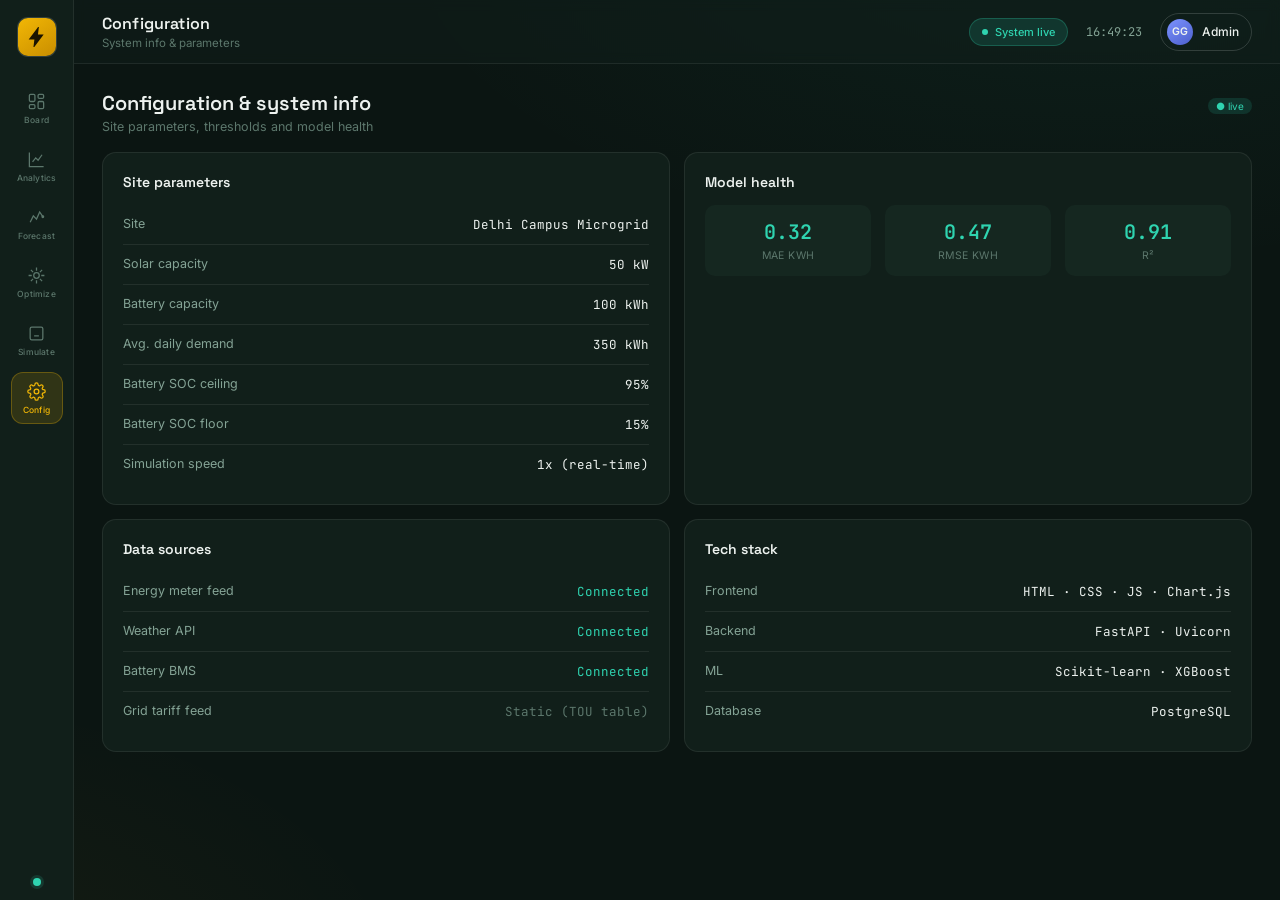
<file: frontend/pages/config.html>
<!DOCTYPE html>
<html lang="en">
<head>
<meta charset="UTF-8" />
<meta name="viewport" content="width=device-width, initial-scale=1.0" />
<title>GreenGrid AI — Configuration</title>
<link rel="preconnect" href="https://fonts.googleapis.com">
<link href="https://fonts.googleapis.com/css2?family=Space+Grotesk:wght@400;500;600;700&family=Inter:wght@400;500;600&family=JetBrains+Mono:wght@400;500;600&display=swap" rel="stylesheet">
<link rel="stylesheet" href="../css/common.css">
<link rel="stylesheet" href="../css/config.css">
</head>
<body data-page="config">
<div class="shell">
  <nav class="sidebar">
    <a class="brand" href="../index.html">
      <svg viewBox="0 0 24 24" fill="none" stroke="#1A1300" stroke-width="2"><path d="M13 2 4 14h6l-1 8 9-12h-6l1-8z" fill="#1A1300"/></svg>
    </a>
    <div class="nav-list">
      <a class="nav-btn" data-page="dashboard" href="../index.html">
        <svg viewBox="0 0 24 24"><rect x="3" y="3" width="7" height="9" rx="1.5"/><rect x="14" y="3" width="7" height="5" rx="1.5"/><rect x="14" y="12" width="7" height="9" rx="1.5"/><rect x="3" y="16" width="7" height="5" rx="1.5"/></svg>
        <span class="lbl">Board</span>
      </a>
      <a class="nav-btn" data-page="analytics" href="analytics.html">
        <svg viewBox="0 0 24 24"><path d="M3 3v18h18"/><path d="M7 15l4-5 3 3 5-7"/></svg>
        <span class="lbl">Analytics</span>
      </a>
      <a class="nav-btn" data-page="forecast" href="forecast.html">
        <svg viewBox="0 0 24 24"><path d="M4 18l4-8 4 4 4-9 4 6"/><circle cx="20" cy="11" r="1"/></svg>
        <span class="lbl">Forecast</span>
      </a>
      <a class="nav-btn" data-page="optimization" href="optimization.html">
        <svg viewBox="0 0 24 24"><path d="M12 2v4M12 18v4M4.9 4.9l2.8 2.8M16.3 16.3l2.8 2.8M2 12h4M18 12h4M4.9 19.1l2.8-2.8M16.3 7.7l2.8-2.8"/><circle cx="12" cy="12" r="3.5"/></svg>
        <span class="lbl">Optimize</span>
      </a>
      <a class="nav-btn" data-page="simulator" href="simulator.html">
        <svg viewBox="0 0 24 24"><rect x="4" y="4" width="16" height="16" rx="2"/><path d="M9 9h.01M15 9h.01M9 15h6"/></svg>
        <span class="lbl">Simulate</span>
      </a>
      <a class="nav-btn" data-page="config" href="config.html">
        <svg viewBox="0 0 24 24"><circle cx="12" cy="12" r="3"/><path d="M19.4 15a1.65 1.65 0 0 0 .33 1.82l.06.06a2 2 0 1 1-2.83 2.83l-.06-.06a1.65 1.65 0 0 0-1.82-.33 1.65 1.65 0 0 0-1 1.51V21a2 2 0 0 1-4 0v-.09A1.65 1.65 0 0 0 9 19.4a1.65 1.65 0 0 0-1.82.33l-.06.06a2 2 0 1 1-2.83-2.83l.06-.06A1.65 1.65 0 0 0 4.68 15a1.65 1.65 0 0 0-1.51-1H3a2 2 0 0 1 0-4h.09A1.65 1.65 0 0 0 4.6 9a1.65 1.65 0 0 0-.33-1.82l-.06-.06a2 2 0 1 1 2.83-2.83l.06.06A1.65 1.65 0 0 0 9 4.6a1.65 1.65 0 0 0 1-1.51V3a2 2 0 0 1 4 0v.09a1.65 1.65 0 0 0 1 1.51 1.65 1.65 0 0 0 1.82-.33l.06-.06a2 2 0 1 1 2.83 2.83l-.06.06A1.65 1.65 0 0 0 19.4 9c.14.36.44.63.8.72 0 0 .04 0 .06 0H21a2 2 0 0 1 0 4h-.09a1.65 1.65 0 0 0-1.51 1z"/></svg>
        <span class="lbl">Config</span>
      </a>
    </div>
    <div class="nav-foot"><div class="pulse-dot" title="System live"></div></div>
  </nav>

  <div class="main">
    <div class="topbar">
      <div class="topbar-left">
        <h1 class="display">Configuration</h1>
        <p>System info & parameters</p>
      </div>
      <div class="topbar-right">
        <div class="status-pill"><span class="dot"></span> System live</div>
        <div class="clock mono" id="clock">--:--:--</div>
        <div class="admin-chip"><div class="av">GG</div><span>Admin</span></div>
      </div>
    </div>

    <div class="content scroll-hide">
      <div class="section-head">
        <div>
          <h2>Configuration & system info</h2>
          <p>Site parameters, thresholds and model health</p>
        </div>
        <span class="badge-live">● live</span>
      </div>

      <div class="config-grid">
        <div class="panel">
          <h3>Site parameters</h3>
          <div class="config-row"><span>Site</span><span>Delhi Campus Microgrid</span></div>
          <div class="config-row"><span>Solar capacity</span><span>50 kW</span></div>
          <div class="config-row"><span>Battery capacity</span><span>100 kWh</span></div>
          <div class="config-row"><span>Avg. daily demand</span><span>350 kWh</span></div>
          <div class="config-row"><span>Battery SOC ceiling</span><span>95%</span></div>
          <div class="config-row"><span>Battery SOC floor</span><span>15%</span></div>
          <div class="config-row"><span>Simulation speed</span><span>1x (real-time)</span></div>
        </div>
        <div class="panel">
          <h3>Model health</h3>
          <div class="card-grid" style="grid-template-columns:repeat(3,1fr); margin-bottom:0;">
            <div class="health-metric"><div class="hv">0.32</div><div class="hl">MAE kWh</div></div>
            <div class="health-metric"><div class="hv">0.47</div><div class="hl">RMSE kWh</div></div>
            <div class="health-metric"><div class="hv">0.91</div><div class="hl">R²</div></div>
          </div>
        </div>
        <div class="panel">
          <h3>Data sources</h3>
          <div class="config-row"><span>Energy meter feed</span><span style="color:var(--battery)">Connected</span></div>
          <div class="config-row"><span>Weather API</span><span style="color:var(--battery)">Connected</span></div>
          <div class="config-row"><span>Battery BMS</span><span style="color:var(--battery)">Connected</span></div>
          <div class="config-row"><span>Grid tariff feed</span><span style="color:var(--muted-2)">Static (TOU table)</span></div>
        </div>
        <div class="panel">
          <h3>Tech stack</h3>
          <div class="config-row"><span>Frontend</span><span>HTML · CSS · JS · Chart.js</span></div>
          <div class="config-row"><span>Backend</span><span>FastAPI · Uvicorn</span></div>
          <div class="config-row"><span>ML</span><span>Scikit-learn · XGBoost</span></div>
          <div class="config-row"><span>Database</span><span>PostgreSQL</span></div>
        </div>
      </div>
    </div>
  </div>
</div>

<script src="../js/common.js"></script>
<script src="../js/config.js"></script>
</body>
</html>
</file>
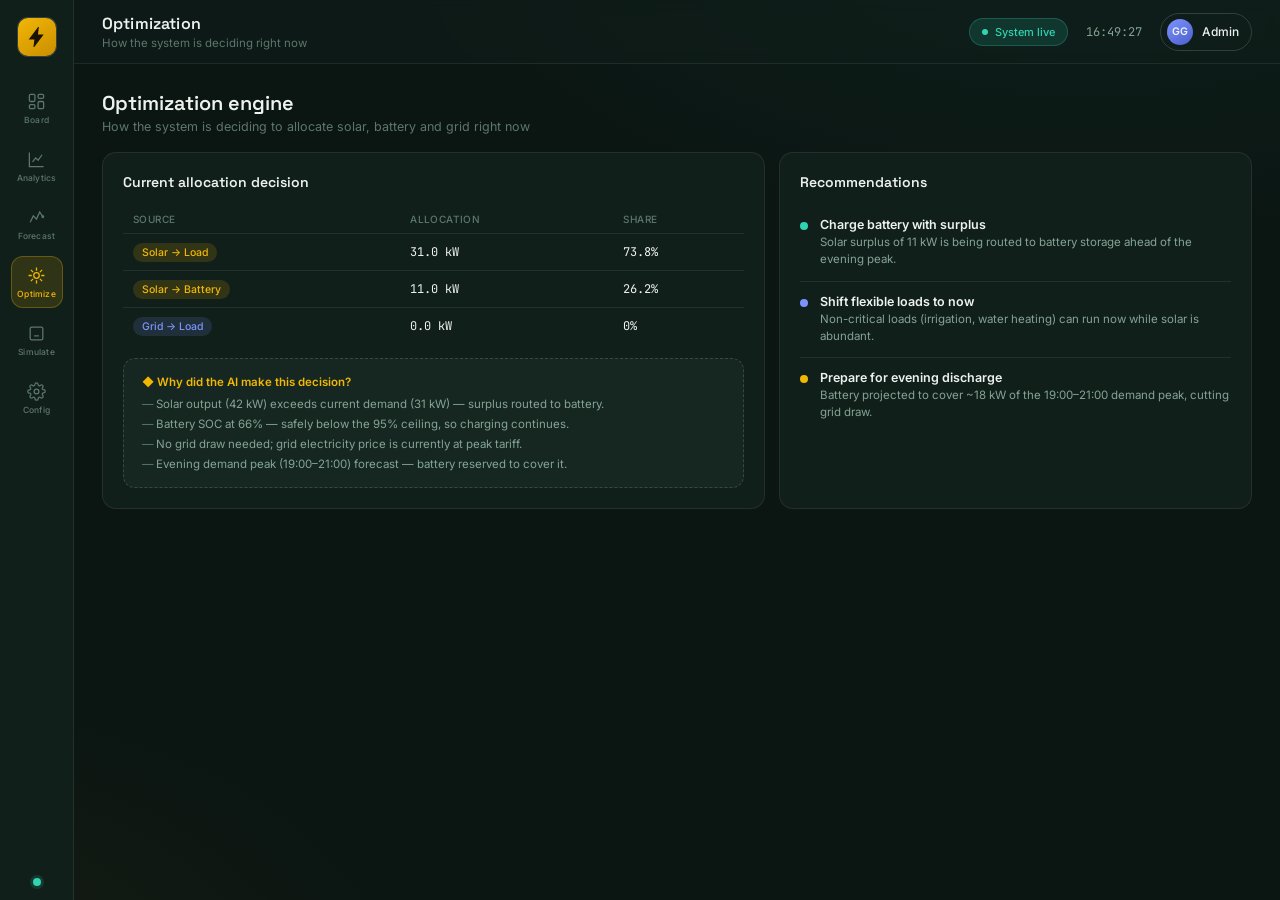
<file: frontend/pages/optimization.html>
<!DOCTYPE html>
<html lang="en">
<head>
<meta charset="UTF-8" />
<meta name="viewport" content="width=device-width, initial-scale=1.0" />
<title>GreenGrid AI — Optimization</title>
<link rel="preconnect" href="https://fonts.googleapis.com">
<link href="https://fonts.googleapis.com/css2?family=Space+Grotesk:wght@400;500;600;700&family=Inter:wght@400;500;600&family=JetBrains+Mono:wght@400;500;600&display=swap" rel="stylesheet">
<link rel="stylesheet" href="../css/common.css">
<link rel="stylesheet" href="../css/optimization.css">
</head>
<body data-page="optimization">
<div class="shell">
  <nav class="sidebar">
    <a class="brand" href="../index.html">
      <svg viewBox="0 0 24 24" fill="none" stroke="#1A1300" stroke-width="2"><path d="M13 2 4 14h6l-1 8 9-12h-6l1-8z" fill="#1A1300"/></svg>
    </a>
    <div class="nav-list">
      <a class="nav-btn" data-page="dashboard" href="../index.html">
        <svg viewBox="0 0 24 24"><rect x="3" y="3" width="7" height="9" rx="1.5"/><rect x="14" y="3" width="7" height="5" rx="1.5"/><rect x="14" y="12" width="7" height="9" rx="1.5"/><rect x="3" y="16" width="7" height="5" rx="1.5"/></svg>
        <span class="lbl">Board</span>
      </a>
      <a class="nav-btn" data-page="analytics" href="analytics.html">
        <svg viewBox="0 0 24 24"><path d="M3 3v18h18"/><path d="M7 15l4-5 3 3 5-7"/></svg>
        <span class="lbl">Analytics</span>
      </a>
      <a class="nav-btn" data-page="forecast" href="forecast.html">
        <svg viewBox="0 0 24 24"><path d="M4 18l4-8 4 4 4-9 4 6"/><circle cx="20" cy="11" r="1"/></svg>
        <span class="lbl">Forecast</span>
      </a>
      <a class="nav-btn" data-page="optimization" href="optimization.html">
        <svg viewBox="0 0 24 24"><path d="M12 2v4M12 18v4M4.9 4.9l2.8 2.8M16.3 16.3l2.8 2.8M2 12h4M18 12h4M4.9 19.1l2.8-2.8M16.3 7.7l2.8-2.8"/><circle cx="12" cy="12" r="3.5"/></svg>
        <span class="lbl">Optimize</span>
      </a>
      <a class="nav-btn" data-page="simulator" href="simulator.html">
        <svg viewBox="0 0 24 24"><rect x="4" y="4" width="16" height="16" rx="2"/><path d="M9 9h.01M15 9h.01M9 15h6"/></svg>
        <span class="lbl">Simulate</span>
      </a>
      <a class="nav-btn" data-page="config" href="config.html">
        <svg viewBox="0 0 24 24"><circle cx="12" cy="12" r="3"/><path d="M19.4 15a1.65 1.65 0 0 0 .33 1.82l.06.06a2 2 0 1 1-2.83 2.83l-.06-.06a1.65 1.65 0 0 0-1.82-.33 1.65 1.65 0 0 0-1 1.51V21a2 2 0 0 1-4 0v-.09A1.65 1.65 0 0 0 9 19.4a1.65 1.65 0 0 0-1.82.33l-.06.06a2 2 0 1 1-2.83-2.83l.06-.06A1.65 1.65 0 0 0 4.68 15a1.65 1.65 0 0 0-1.51-1H3a2 2 0 0 1 0-4h.09A1.65 1.65 0 0 0 4.6 9a1.65 1.65 0 0 0-.33-1.82l-.06-.06a2 2 0 1 1 2.83-2.83l.06.06A1.65 1.65 0 0 0 9 4.6a1.65 1.65 0 0 0 1-1.51V3a2 2 0 0 1 4 0v.09a1.65 1.65 0 0 0 1 1.51 1.65 1.65 0 0 0 1.82-.33l.06-.06a2 2 0 1 1 2.83 2.83l-.06.06A1.65 1.65 0 0 0 19.4 9c.14.36.44.63.8.72 0 0 .04 0 .06 0H21a2 2 0 0 1 0 4h-.09a1.65 1.65 0 0 0-1.51 1z"/></svg>
        <span class="lbl">Config</span>
      </a>
    </div>
    <div class="nav-foot"><div class="pulse-dot" title="System live"></div></div>
  </nav>

  <div class="main">
    <div class="topbar">
      <div class="topbar-left">
        <h1 class="display">Optimization</h1>
        <p>How the system is deciding right now</p>
      </div>
      <div class="topbar-right">
        <div class="status-pill"><span class="dot"></span> System live</div>
        <div class="clock mono" id="clock">--:--:--</div>
        <div class="admin-chip"><div class="av">GG</div><span>Admin</span></div>
      </div>
    </div>

    <div class="content scroll-hide">
      <div class="section-head">
        <div>
          <h2>Optimization engine</h2>
          <p>How the system is deciding to allocate solar, battery and grid right now</p>
        </div>
      </div>

      <div class="two-col">
        <div class="panel">
          <h3>Current allocation decision</h3>
          <table class="data-table">
            <thead><tr><th>Source</th><th>Allocation</th><th>Share</th></tr></thead>
            <tbody>
              <tr><td><span class="tag solar">Solar → Load</span></td><td>31.0 kW</td><td>73.8%</td></tr>
              <tr><td><span class="tag solar">Solar → Battery</span></td><td>11.0 kW</td><td>26.2%</td></tr>
              <tr><td><span class="tag grid">Grid → Load</span></td><td>0.0 kW</td><td>0%</td></tr>
            </tbody>
          </table>
          <div class="why-panel">
            <div class="wh-title">◆ Why did the AI make this decision?</div>
            <ul class="why-list">
              <li>Solar output (42 kW) exceeds current demand (31 kW) — surplus routed to battery.</li>
              <li>Battery SOC at 66% — safely below the 95% ceiling, so charging continues.</li>
              <li>No grid draw needed; grid electricity price is currently at peak tariff.</li>
              <li>Evening demand peak (19:00–21:00) forecast — battery reserved to cover it.</li>
            </ul>
          </div>
        </div>
        <div class="panel">
          <h3>Recommendations</h3>
          <div class="reco-item ok">
            <div class="reco-dot"></div>
            <div class="reco-text"><b>Charge battery with surplus</b><p>Solar surplus of 11 kW is being routed to battery storage ahead of the evening peak.</p></div>
          </div>
          <div class="reco-item info">
            <div class="reco-dot"></div>
            <div class="reco-text"><b>Shift flexible loads to now</b><p>Non-critical loads (irrigation, water heating) can run now while solar is abundant.</p></div>
          </div>
          <div class="reco-item warn">
            <div class="reco-dot"></div>
            <div class="reco-text"><b>Prepare for evening discharge</b><p>Battery projected to cover ~18 kW of the 19:00–21:00 demand peak, cutting grid draw.</p></div>
          </div>
        </div>
      </div>
    </div>
  </div>
</div>

<script src="../js/common.js"></script>
<script src="../js/optimization.js"></script>
</body>
</html>
</file>
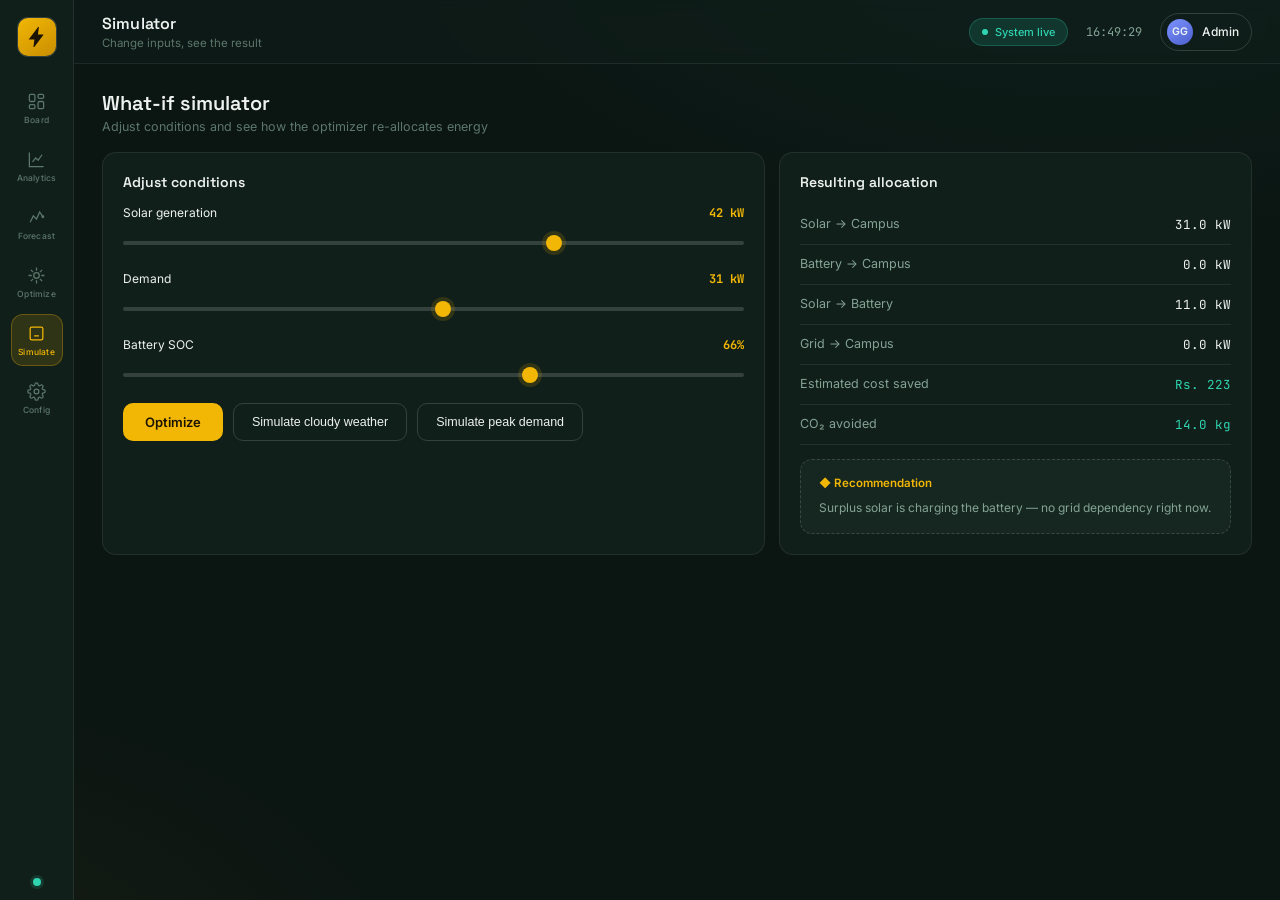
<file: frontend/pages/simulator.html>
<!DOCTYPE html>
<html lang="en">
<head>
<meta charset="UTF-8" />
<meta name="viewport" content="width=device-width, initial-scale=1.0" />
<title>GreenGrid AI — Simulator</title>
<link rel="preconnect" href="https://fonts.googleapis.com">
<link href="https://fonts.googleapis.com/css2?family=Space+Grotesk:wght@400;500;600;700&family=Inter:wght@400;500;600&family=JetBrains+Mono:wght@400;500;600&display=swap" rel="stylesheet">
<link rel="stylesheet" href="../css/common.css">
<link rel="stylesheet" href="../css/simulator.css">
</head>
<body data-page="simulator">
<div class="shell">
  <nav class="sidebar">
    <a class="brand" href="../index.html">
      <svg viewBox="0 0 24 24" fill="none" stroke="#1A1300" stroke-width="2"><path d="M13 2 4 14h6l-1 8 9-12h-6l1-8z" fill="#1A1300"/></svg>
    </a>
    <div class="nav-list">
      <a class="nav-btn" data-page="dashboard" href="../index.html">
        <svg viewBox="0 0 24 24"><rect x="3" y="3" width="7" height="9" rx="1.5"/><rect x="14" y="3" width="7" height="5" rx="1.5"/><rect x="14" y="12" width="7" height="9" rx="1.5"/><rect x="3" y="16" width="7" height="5" rx="1.5"/></svg>
        <span class="lbl">Board</span>
      </a>
      <a class="nav-btn" data-page="analytics" href="analytics.html">
        <svg viewBox="0 0 24 24"><path d="M3 3v18h18"/><path d="M7 15l4-5 3 3 5-7"/></svg>
        <span class="lbl">Analytics</span>
      </a>
      <a class="nav-btn" data-page="forecast" href="forecast.html">
        <svg viewBox="0 0 24 24"><path d="M4 18l4-8 4 4 4-9 4 6"/><circle cx="20" cy="11" r="1"/></svg>
        <span class="lbl">Forecast</span>
      </a>
      <a class="nav-btn" data-page="optimization" href="optimization.html">
        <svg viewBox="0 0 24 24"><path d="M12 2v4M12 18v4M4.9 4.9l2.8 2.8M16.3 16.3l2.8 2.8M2 12h4M18 12h4M4.9 19.1l2.8-2.8M16.3 7.7l2.8-2.8"/><circle cx="12" cy="12" r="3.5"/></svg>
        <span class="lbl">Optimize</span>
      </a>
      <a class="nav-btn" data-page="simulator" href="simulator.html">
        <svg viewBox="0 0 24 24"><rect x="4" y="4" width="16" height="16" rx="2"/><path d="M9 9h.01M15 9h.01M9 15h6"/></svg>
        <span class="lbl">Simulate</span>
      </a>
      <a class="nav-btn" data-page="config" href="config.html">
        <svg viewBox="0 0 24 24"><circle cx="12" cy="12" r="3"/><path d="M19.4 15a1.65 1.65 0 0 0 .33 1.82l.06.06a2 2 0 1 1-2.83 2.83l-.06-.06a1.65 1.65 0 0 0-1.82-.33 1.65 1.65 0 0 0-1 1.51V21a2 2 0 0 1-4 0v-.09A1.65 1.65 0 0 0 9 19.4a1.65 1.65 0 0 0-1.82.33l-.06.06a2 2 0 1 1-2.83-2.83l.06-.06A1.65 1.65 0 0 0 4.68 15a1.65 1.65 0 0 0-1.51-1H3a2 2 0 0 1 0-4h.09A1.65 1.65 0 0 0 4.6 9a1.65 1.65 0 0 0-.33-1.82l-.06-.06a2 2 0 1 1 2.83-2.83l.06.06A1.65 1.65 0 0 0 9 4.6a1.65 1.65 0 0 0 1-1.51V3a2 2 0 0 1 4 0v.09a1.65 1.65 0 0 0 1 1.51 1.65 1.65 0 0 0 1.82-.33l.06-.06a2 2 0 1 1 2.83 2.83l-.06.06A1.65 1.65 0 0 0 19.4 9c.14.36.44.63.8.72 0 0 .04 0 .06 0H21a2 2 0 0 1 0 4h-.09a1.65 1.65 0 0 0-1.51 1z"/></svg>
        <span class="lbl">Config</span>
      </a>
    </div>
    <div class="nav-foot"><div class="pulse-dot" title="System live"></div></div>
  </nav>

  <div class="main">
    <div class="topbar">
      <div class="topbar-left">
        <h1 class="display">Simulator</h1>
        <p>Change inputs, see the result</p>
      </div>
      <div class="topbar-right">
        <div class="status-pill"><span class="dot"></span> System live</div>
        <div class="clock mono" id="clock">--:--:--</div>
        <div class="admin-chip"><div class="av">GG</div><span>Admin</span></div>
      </div>
    </div>

    <div class="content scroll-hide">
      <div class="section-head">
        <div>
          <h2>What-if simulator</h2>
          <p>Adjust conditions and see how the optimizer re-allocates energy</p>
        </div>
      </div>

      <div class="two-col">
        <div class="panel">
          <h3>Adjust conditions</h3>
          <div class="slider-group">
            <div class="slider-label"><span>Solar generation</span><b id="sim-solar-val">42 kW</b></div>
            <input type="range" id="sim-solar" min="0" max="60" value="42">
          </div>
          <div class="slider-group">
            <div class="slider-label"><span>Demand</span><b id="sim-demand-val">31 kW</b></div>
            <input type="range" id="sim-demand" min="0" max="60" value="31">
          </div>
          <div class="slider-group">
            <div class="slider-label"><span>Battery SOC</span><b id="sim-batt-val">66%</b></div>
            <input type="range" id="sim-batt" min="0" max="100" value="66">
          </div>
          <div class="sim-actions">
            <button class="btn-primary" id="sim-run">Optimize</button>
            <button class="btn-ghost" id="sim-cloudy">Simulate cloudy weather</button>
            <button class="btn-ghost" id="sim-peak">Simulate peak demand</button>
          </div>
        </div>
        <div class="panel">
          <h3>Resulting allocation</h3>
          <div class="config-row"><span>Solar → Campus</span><span id="res-solar-house">31.0 kW</span></div>
          <div class="config-row"><span>Battery → Campus</span><span id="res-batt-house">0.0 kW</span></div>
          <div class="config-row"><span>Solar → Battery</span><span id="res-solar-batt">11.0 kW</span></div>
          <div class="config-row"><span>Grid → Campus</span><span id="res-grid">0.0 kW</span></div>
          <div class="config-row"><span>Estimated cost saved</span><span id="res-cost" style="color:var(--battery)">Rs. 210</span></div>
          <div class="config-row"><span>CO₂ avoided</span><span id="res-co2" style="color:var(--battery)">14.2 kg</span></div>
          <div class="why-panel">
            <div class="wh-title">◆ Recommendation</div>
            <p id="res-note" style="font-size:12px; color:var(--muted); line-height:1.6;">Surplus solar is charging the battery — no grid dependency right now.</p>
          </div>
        </div>
      </div>
    </div>
  </div>
</div>

<script src="../js/common.js"></script>
<script src="../js/simulator.js"></script>
</body>
</html>
</file>
<file: frontend/css/common.css>
/* ============================================================
   GreenGrid AI — common.css
   Shared design tokens, reset, sidebar, topbar, layout shell,
   and base components (cards/panels/tables/buttons/tags).
   Loaded on EVERY page before the page-specific stylesheet.
   ============================================================ */

:root{
  --bg:#0B1512;
  --panel:#111F1A;
  --panel-2:#152720;
  --line: rgba(237,242,239,0.08);
  --line-strong: rgba(237,242,239,0.16);
  --text:#EDF2EF;
  --muted:#84A395;
  --muted-2:#5C776C;
  --solar:#F2B705;
  --solar-dim: rgba(242,183,5,0.14);
  --battery:#2FD4B0;
  --battery-dim: rgba(47,212,176,0.14);
  --grid:#7C93FF;
  --grid-dim: rgba(124,147,255,0.14);
  --danger:#FF6B5E;
  --radius:14px;
}
*{box-sizing:border-box; margin:0; padding:0;}
body{
  background:
    radial-gradient(1200px 600px at 85% -10%, rgba(47,212,176,0.06), transparent 60%),
    radial-gradient(900px 500px at -10% 110%, rgba(242,183,5,0.05), transparent 60%),
    var(--bg);
  color:var(--text);
  font-family:'Inter', sans-serif;
  min-height:100vh;
  -webkit-font-smoothing:antialiased;
}
.mono{ font-family:'JetBrains Mono', monospace; }
.display{ font-family:'Space Grotesk', sans-serif; }

/* ===== Layout shell ===== */
.shell{ display:flex; min-height:100vh; }

/* ===== Sidebar (vertical nav bar) ===== */
.sidebar{
  width:74px; flex-shrink:0; background:var(--panel);
  border-right:1px solid var(--line);
  display:flex; flex-direction:column; align-items:center;
  padding:18px 0 14px; position:relative;
}
.brand{
  width:38px; height:38px; border-radius:10px;
  background:linear-gradient(145deg, var(--solar), #C98E00);
  display:flex; align-items:center; justify-content:center;
  margin-bottom:26px; box-shadow:0 0 0 1px var(--line-strong);
  text-decoration:none;
}
.brand svg{ width:20px; height:20px; }
.nav-list{ display:flex; flex-direction:column; gap:6px; width:100%; align-items:center; }
.nav-btn{
  width:52px; height:52px; border-radius:12px;
  background:transparent; border:1px solid transparent;
  color:var(--muted-2); text-decoration:none;
  display:flex; flex-direction:column; align-items:center; justify-content:center;
  gap:4px; cursor:pointer; transition:all .18s ease; position:relative;
}
.nav-btn svg{ width:19px; height:19px; stroke:currentColor; fill:none; stroke-width:1.6; }
.nav-btn .lbl{ font-size:8.5px; letter-spacing:.02em; font-weight:500; }
.nav-btn:hover{ color:var(--text); background:var(--panel-2); }
.nav-btn.active{ color:var(--solar); background:var(--solar-dim); border-color:rgba(242,183,5,0.28); }
.nav-btn.active::before{
  content:""; position:absolute; left:-19px; top:50%; transform:translateY(-50%);
  width:3px; height:22px; border-radius:2px; background:var(--solar);
}
.nav-foot{ margin-top:auto; display:flex; flex-direction:column; align-items:center; gap:14px; }
.pulse-dot{ width:8px; height:8px; border-radius:50%; background:var(--battery); box-shadow:0 0 0 3px var(--battery-dim); animation:pulse 2s infinite; }
@keyframes pulse{ 0%,100%{opacity:1;} 50%{opacity:.4;} }

/* ===== Main area ===== */
.main{ flex:1; min-width:0; display:flex; flex-direction:column; }

/* ===== Top bar ===== */
.topbar{
  height:64px; flex-shrink:0; border-bottom:1px solid var(--line);
  display:flex; align-items:center; justify-content:space-between;
  padding:0 28px; background:rgba(17,31,26,0.5); backdrop-filter:blur(6px);
}
.topbar-left h1{ font-size:16px; font-weight:600; font-family:'Space Grotesk',sans-serif; letter-spacing:.01em; }
.topbar-left p{ font-size:11.5px; color:var(--muted-2); margin-top:2px; }
.topbar-right{ display:flex; align-items:center; gap:18px; }
.status-pill{
  display:flex; align-items:center; gap:7px; padding:6px 12px; border-radius:20px;
  background:var(--battery-dim); border:1px solid rgba(47,212,176,0.25);
  font-size:11px; color:var(--battery); font-weight:500;
}
.status-pill .dot{ width:6px; height:6px; border-radius:50%; background:var(--battery); animation:pulse 2s infinite; }
.clock{ font-size:12px; color:var(--muted); }
.admin-chip{ display:flex; align-items:center; gap:9px; padding:5px 12px 5px 6px; border-radius:22px; border:1px solid var(--line-strong); cursor:pointer; }
.admin-chip .av{ width:26px; height:26px; border-radius:50%; background:linear-gradient(145deg,var(--grid),#4C5FCC); display:flex; align-items:center; justify-content:center; font-size:10.5px; font-weight:600; }
.admin-chip span{ font-size:12px; font-weight:500; }

/* ===== Content ===== */
.content{ flex:1; overflow-y:auto; padding:26px 28px 40px; }
.section-head{ display:flex; align-items:baseline; justify-content:space-between; margin-bottom:18px; flex-wrap:wrap; gap:10px;}
.section-head h2{ font-family:'Space Grotesk',sans-serif; font-size:20px; font-weight:600; }
.section-head p{ font-size:12.5px; color:var(--muted-2); margin-top:3px; }

/* ===== Base card grid ===== */
.card-grid{ display:grid; grid-template-columns:repeat(3,1fr); gap:14px; margin-bottom:20px; }
@media (max-width:980px){ .card-grid{ grid-template-columns:repeat(2,1fr); } }
@media (max-width:640px){ .card-grid{ grid-template-columns:1fr; } }

.metric-card{ background:var(--panel); border:1px solid var(--line); border-radius:var(--radius); padding:18px 18px 16px; position:relative; overflow:hidden; }
.metric-card::before{ content:""; position:absolute; top:0; left:0; right:0; height:2px; background:var(--accent, var(--solar)); }
.mc-top{ display:flex; align-items:center; justify-content:space-between; margin-bottom:14px; }
.mc-label{ font-size:11.5px; color:var(--muted); font-weight:500; text-transform:uppercase; letter-spacing:.06em; }
.mc-icon{ width:30px; height:30px; border-radius:8px; background:color-mix(in srgb, var(--accent) 16%, transparent); display:flex; align-items:center; justify-content:center; }
.mc-icon svg{ width:15px; height:15px; stroke:var(--accent); fill:none; stroke-width:1.8; }
.mc-value{ font-family:'JetBrains Mono',monospace; font-size:30px; font-weight:600; line-height:1; margin-bottom:6px; }
.mc-value span{ font-size:14px; color:var(--muted); font-weight:400; margin-left:3px;}
.mc-sub{ font-size:11.5px; color:var(--muted-2); display:flex; align-items:center; gap:5px; }
.mc-sub.up{ color:var(--battery); }
.mc-sub.down{ color:var(--danger); }
.wide-card{ grid-column:1 / -1; }

/* ===== Panels / layout helpers ===== */
.two-col{ display:grid; grid-template-columns:1.4fr 1fr; gap:14px; }
@media (max-width:900px){ .two-col{ grid-template-columns:1fr; } }
.panel{ background:var(--panel); border:1px solid var(--line); border-radius:var(--radius); padding:20px; }
.panel h3{ font-family:'Space Grotesk',sans-serif; font-size:14px; font-weight:600; margin-bottom:14px; }
.chart-wrap{ height:230px; position:relative; }

/* ===== Table ===== */
.data-table{ width:100%; border-collapse:collapse; font-size:12px; }
.data-table th{ text-align:left; color:var(--muted-2); font-weight:500; padding:8px 10px; border-bottom:1px solid var(--line); text-transform:uppercase; font-size:10px; letter-spacing:.04em; }
.data-table td{ padding:10px 10px; border-bottom:1px solid var(--line); font-family:'JetBrains Mono',monospace; color:var(--text); }
.data-table tr:last-child td{ border-bottom:none; }
.tag{ font-family:'Inter',sans-serif; font-size:10.5px; padding:3px 9px; border-radius:20px; font-weight:500; }
.tag.solar{ background:var(--solar-dim); color:var(--solar); }
.tag.batt{ background:var(--battery-dim); color:var(--battery); }
.tag.grid{ background:var(--grid-dim); color:var(--grid); }

/* ===== Explainability "why" panel ===== */
.why-panel{ background:var(--panel-2); border:1px dashed var(--line-strong); border-radius:12px; padding:16px 18px; margin-top:14px; }
.why-panel .wh-title{ font-size:11.5px; font-weight:600; color:var(--solar); margin-bottom:8px; display:flex; align-items:center; gap:6px; }
.why-list{ list-style:none; display:flex; flex-direction:column; gap:6px; }
.why-list li{ font-size:11.5px; color:var(--muted); padding-left:14px; position:relative; }
.why-list li::before{ content:"—"; position:absolute; left:0; color:var(--muted-2); }

/* ===== Buttons ===== */
.btn-primary{ background:var(--solar); color:#1A1300; border:none; font-weight:600; padding:11px 22px; border-radius:10px; font-size:13px; cursor:pointer; font-family:'Inter',sans-serif; transition:transform .15s ease; }
.btn-primary:hover{ transform:translateY(-1px); }
.btn-ghost{ background:transparent; color:var(--text); border:1px solid var(--line-strong); padding:10px 18px; border-radius:10px; font-size:12.5px; cursor:pointer; font-weight:500; }

/* ===== Config rows (reused on several pages) ===== */
.config-grid{ display:grid; grid-template-columns:repeat(2,1fr); gap:14px; }
@media (max-width:800px){ .config-grid{ grid-template-columns:1fr; } }
.config-row{ display:flex; justify-content:space-between; padding:11px 0; border-bottom:1px solid var(--line); font-size:12.5px; }
.config-row:last-child{ border-bottom:none; }
.config-row span:first-child{ color:var(--muted); }
.config-row span:last-child{ font-family:'JetBrains Mono',monospace; }
.badge-live{ font-size:10px; background:var(--battery-dim); color:var(--battery); padding:2px 8px; border-radius:10px; }

.scroll-hide::-webkit-scrollbar{ width:6px; }
.scroll-hide::-webkit-scrollbar-thumb{ background:var(--line-strong); border-radius:6px; }
</file>
<file: frontend/css/config.css>
/* ============================================================
   config.css — page-specific styles for Configuration / System Info
   ============================================================ */
.health-metric{ text-align:center; padding:14px 10px; border-radius:10px; background:var(--panel-2); }
.health-metric .hv{ font-family:'JetBrains Mono',monospace; font-size:20px; font-weight:600; color:var(--battery); }
.health-metric .hl{ font-size:10.5px; color:var(--muted-2); margin-top:4px; text-transform:uppercase; letter-spacing:.04em; }
</file>
<file: frontend/css/optimization.css>
/* ============================================================
   optimization.css — page-specific styles for Optimization
   (allocation table + recommendation feed)
   ============================================================ */
.reco-item{ display:flex; gap:12px; padding:12px 0; border-bottom:1px solid var(--line); }
.reco-item:last-child{ border-bottom:none; }
.reco-dot{ width:8px; height:8px; border-radius:50%; margin-top:5px; flex-shrink:0; }
.reco-item.warn .reco-dot{ background:var(--solar); }
.reco-item.ok .reco-dot{ background:var(--battery); }
.reco-item.info .reco-dot{ background:var(--grid); }
.reco-text b{ font-size:12.5px; font-weight:600; display:block; margin-bottom:2px; }
.reco-text p{ font-size:11.5px; color:var(--muted); line-height:1.5; }
</file>
<file: frontend/css/simulator.css>
/* ============================================================
   simulator.css — page-specific styles for the What-if Simulator
   ============================================================ */
.slider-group{ margin-bottom:22px; }
.slider-label{ display:flex; justify-content:space-between; font-size:12px; margin-bottom:8px; }
.slider-label b{ font-family:'JetBrains Mono',monospace; color:var(--solar); }
input[type=range]{ -webkit-appearance:none; width:100%; height:4px; border-radius:2px; background:var(--line-strong); outline:none; }
input[type=range]::-webkit-slider-thumb{ -webkit-appearance:none; width:16px; height:16px; border-radius:50%; background:var(--solar); cursor:pointer; box-shadow:0 0 0 4px var(--solar-dim); }
.sim-actions{ display:flex; gap:10px; flex-wrap:wrap; }
</file>
